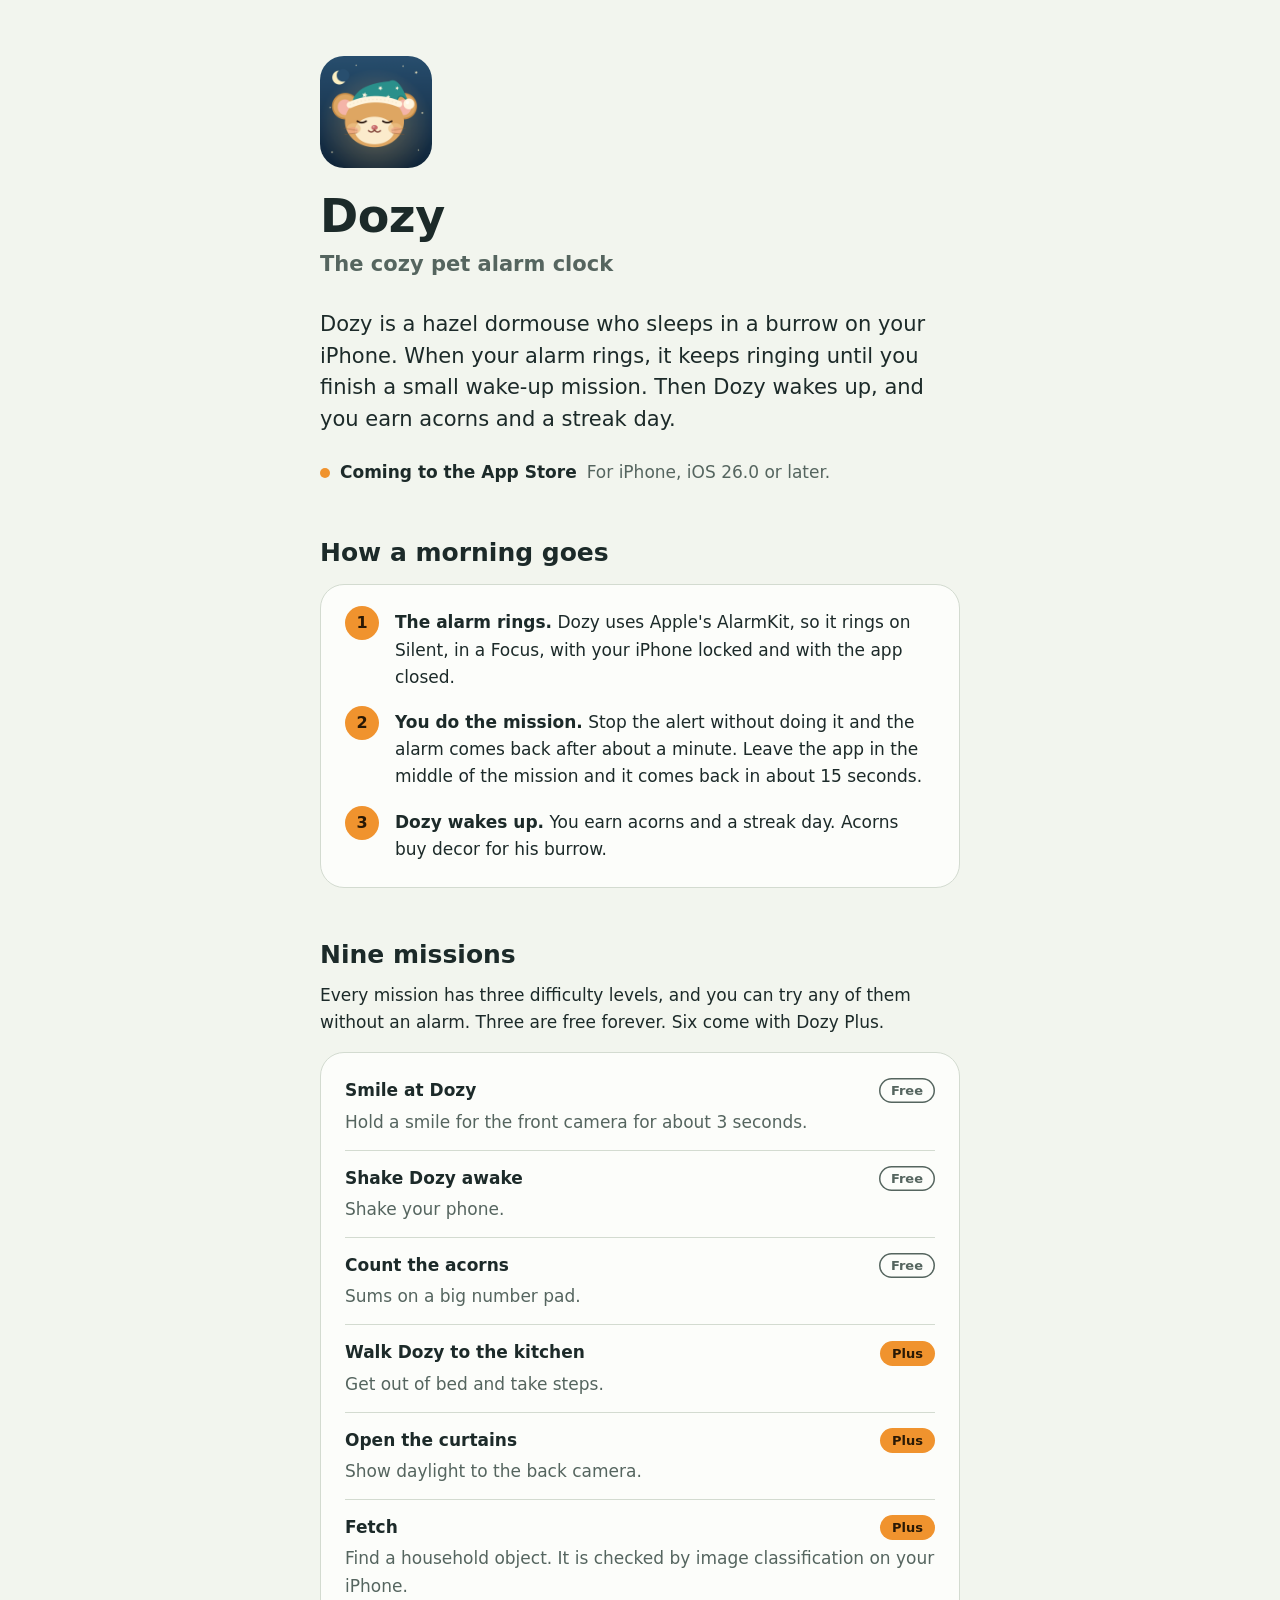
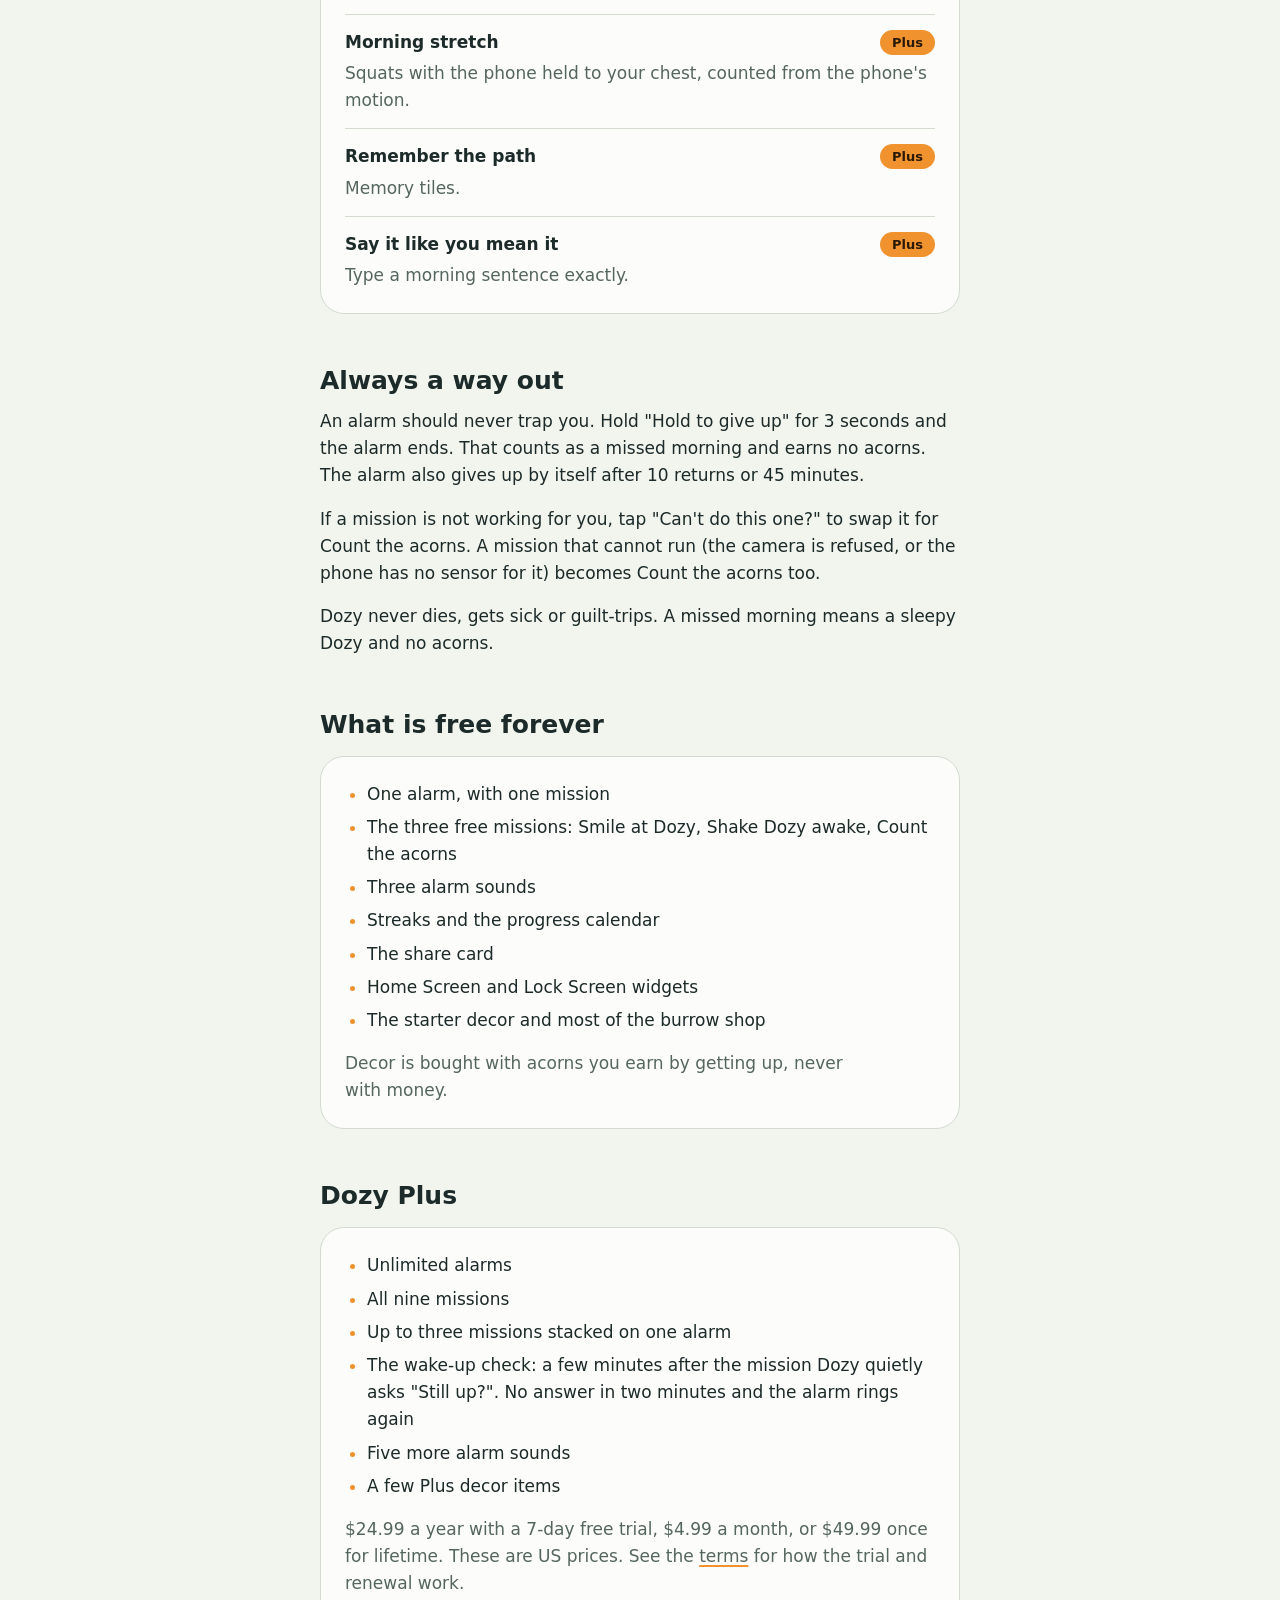
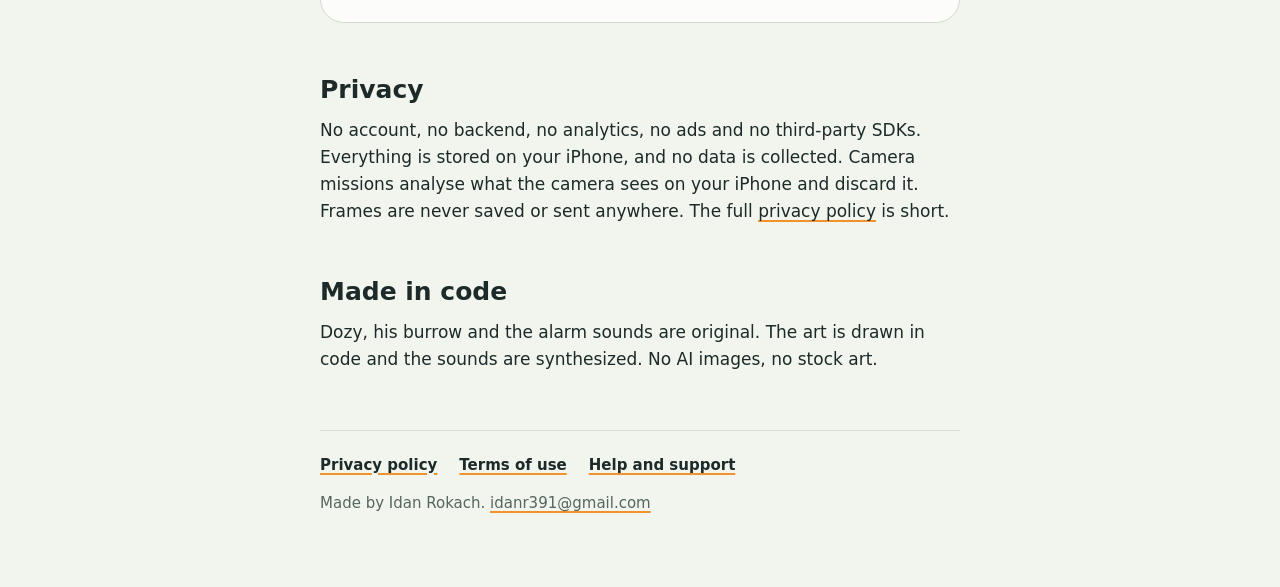
<file: index.html>
<!doctype html>
<html lang="en">
<head>
<meta charset="utf-8">
<meta name="viewport" content="width=device-width,initial-scale=1">
<title>Dozy: Cozy Pet Alarm Clock</title>
<meta name="description" content="Dozy is an alarm clock with a pet. Your alarm keeps ringing until you finish a small wake-up mission. One alarm and three missions are free forever.">
<meta name="color-scheme" content="light dark">
<meta name="theme-color" content="#F2F5EE" media="(prefers-color-scheme: light)">
<meta name="theme-color" content="#111D22" media="(prefers-color-scheme: dark)">
<link rel="icon" href="icon.png">
<link rel="apple-touch-icon" href="icon.png">
<link rel="stylesheet" href="style.css">
</head>
<body>
<main>

<header class="hero">
  <img class="icon" src="icon.png" width="112" height="112" alt="The Dozy app icon: Dozy the dormouse asleep in a nightcap, under a crescent moon">
  <h1>Dozy</h1>
  <p class="tagline">The cozy pet alarm clock</p>
</header>

<p class="lead">Dozy is a hazel dormouse who sleeps in a burrow on your iPhone. When your alarm rings, it keeps ringing until you finish a small wake-up mission. Then Dozy wakes up, and you earn acorns and a streak day.</p>

<p class="status">Coming to the App Store <span class="muted">For iPhone, iOS 26.0 or later.</span></p>

<h2>How a morning goes</h2>
<div class="card">
  <ol class="steps" role="list">
    <li><strong>The alarm rings.</strong> Dozy uses Apple's AlarmKit, so it rings on Silent, in a Focus, with your iPhone locked and with the app closed.</li>
    <li><strong>You do the mission.</strong> Stop the alert without doing it and the alarm comes back after about a minute. Leave the app in the middle of the mission and it comes back in about 15 seconds.</li>
    <li><strong>Dozy wakes up.</strong> You earn acorns and a streak day. Acorns buy decor for his burrow.</li>
  </ol>
</div>

<h2>Nine missions</h2>
<p>Every mission has three difficulty levels, and you can try any of them without an alarm. Three are free forever. Six come with Dozy Plus.</p>
<div class="card">
  <ul class="missions" role="list">
    <li><span class="name">Smile at Dozy</span> <span class="tag tag-free">Free</span> <span class="what">Hold a smile for the front camera for about 3 seconds.</span></li>
    <li><span class="name">Shake Dozy awake</span> <span class="tag tag-free">Free</span> <span class="what">Shake your phone.</span></li>
    <li><span class="name">Count the acorns</span> <span class="tag tag-free">Free</span> <span class="what">Sums on a big number pad.</span></li>
    <li><span class="name">Walk Dozy to the kitchen</span> <span class="tag tag-plus">Plus</span> <span class="what">Get out of bed and take steps.</span></li>
    <li><span class="name">Open the curtains</span> <span class="tag tag-plus">Plus</span> <span class="what">Show daylight to the back camera.</span></li>
    <li><span class="name">Fetch</span> <span class="tag tag-plus">Plus</span> <span class="what">Find a household object. It is checked by image classification on your iPhone.</span></li>
    <li><span class="name">Morning stretch</span> <span class="tag tag-plus">Plus</span> <span class="what">Squats with the phone held to your chest, counted from the phone's motion.</span></li>
    <li><span class="name">Remember the path</span> <span class="tag tag-plus">Plus</span> <span class="what">Memory tiles.</span></li>
    <li><span class="name">Say it like you mean it</span> <span class="tag tag-plus">Plus</span> <span class="what">Type a morning sentence exactly.</span></li>
  </ul>
</div>

<h2>Always a way out</h2>
<p>An alarm should never trap you. Hold "Hold to give up" for 3 seconds and the alarm ends. That counts as a missed morning and earns no acorns. The alarm also gives up by itself after 10 returns or 45 minutes.</p>
<p>If a mission is not working for you, tap "Can't do this one?" to swap it for Count the acorns. A mission that cannot run (the camera is refused, or the phone has no sensor for it) becomes Count the acorns too.</p>
<p>Dozy never dies, gets sick or guilt-trips. A missed morning means a sleepy Dozy and no acorns.</p>

<h2>What is free forever</h2>
<div class="card">
  <ul>
    <li>One alarm, with one mission</li>
    <li>The three free missions: Smile at Dozy, Shake Dozy awake, Count the acorns</li>
    <li>Three alarm sounds</li>
    <li>Streaks and the progress calendar</li>
    <li>The share card</li>
    <li>Home Screen and Lock Screen widgets</li>
    <li>The starter decor and most of the burrow shop</li>
  </ul>
  <p class="muted">Decor is bought with acorns you earn by getting up, never with money.</p>
</div>

<h2>Dozy Plus</h2>
<div class="card">
  <ul>
    <li>Unlimited alarms</li>
    <li>All nine missions</li>
    <li>Up to three missions stacked on one alarm</li>
    <li>The wake-up check: a few minutes after the mission Dozy quietly asks "Still up?". No answer in two minutes and the alarm rings again</li>
    <li>Five more alarm sounds</li>
    <li>A few Plus decor items</li>
  </ul>
  <p class="muted">$24.99 a year with a 7-day free trial, $4.99 a month, or $49.99 once for lifetime. These are US prices. See the <a href="terms.html">terms</a> for how the trial and renewal work.</p>
</div>

<h2>Privacy</h2>
<p>No account, no backend, no analytics, no ads and no third-party SDKs. Everything is stored on your iPhone, and no data is collected. Camera missions analyse what the camera sees on your iPhone and discard it. Frames are never saved or sent anywhere. The full <a href="privacy.html">privacy policy</a> is short.</p>

<h2>Made in code</h2>
<p>Dozy, his burrow and the alarm sounds are original. The art is drawn in code and the sounds are synthesized. No AI images, no stock art.</p>

<nav aria-label="Pages">
  <a href="privacy.html">Privacy policy</a>
  <a href="terms.html">Terms of use</a>
  <a href="support.html">Help and support</a>
</nav>
<p class="made">Made by Idan Rokach. <a href="mailto:idanr391@gmail.com">idanr391@gmail.com</a></p>

</main>
</body>
</html>
</file>
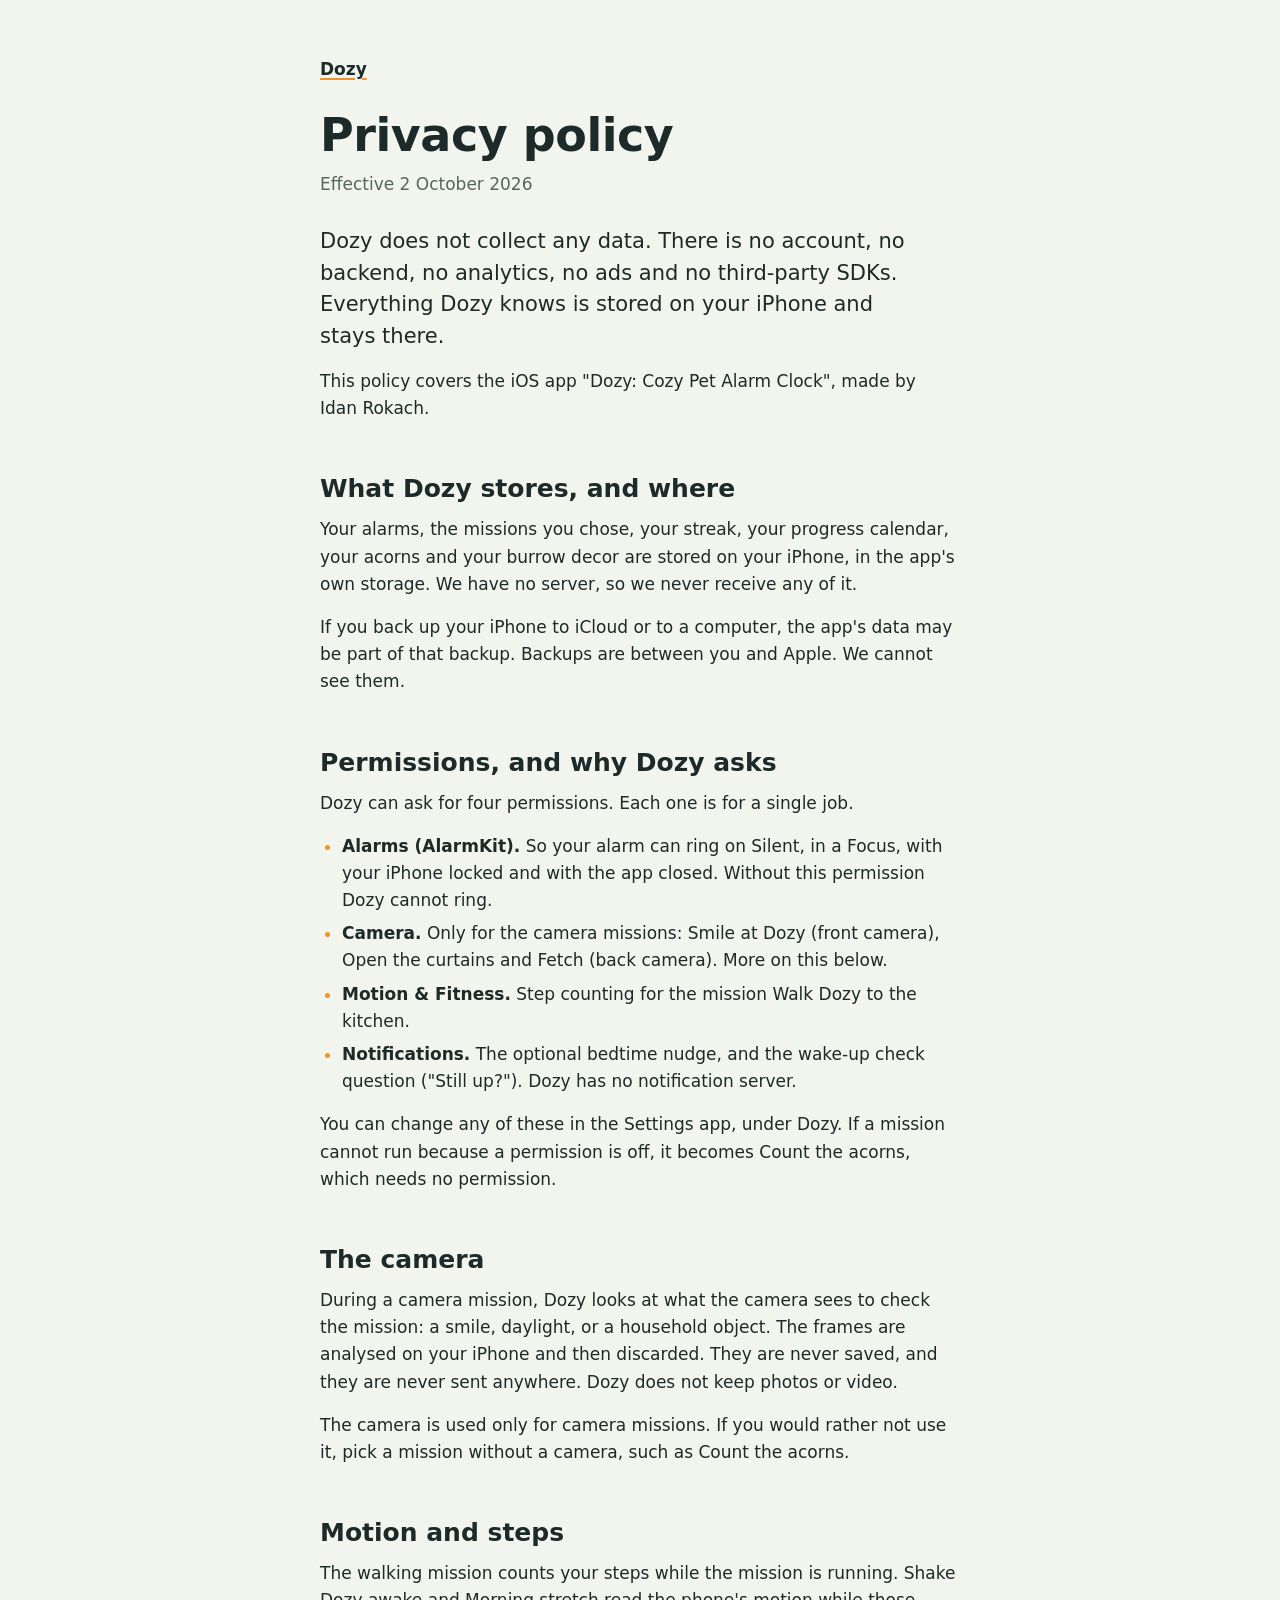
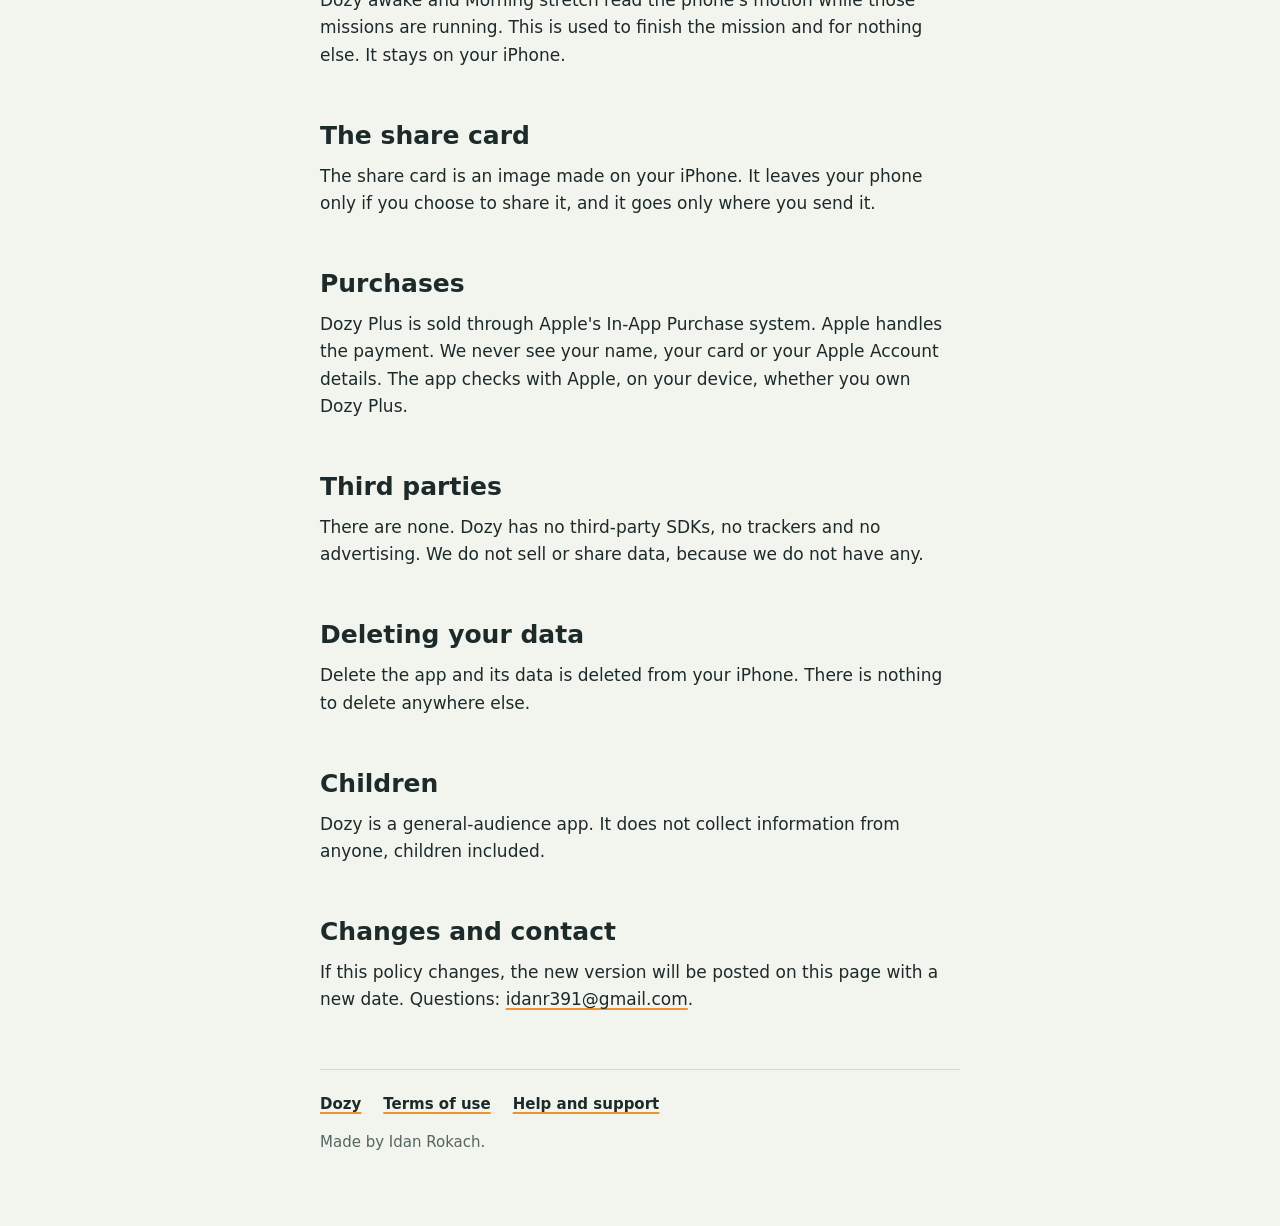
<file: privacy.html>
<!doctype html>
<html lang="en">
<head>
<meta charset="utf-8">
<meta name="viewport" content="width=device-width,initial-scale=1">
<title>Dozy: Privacy policy</title>
<meta name="description" content="Dozy does not collect any data. There is no account, no backend, no analytics and no ads. Everything stays on your iPhone.">
<meta name="color-scheme" content="light dark">
<meta name="theme-color" content="#F2F5EE" media="(prefers-color-scheme: light)">
<meta name="theme-color" content="#111D22" media="(prefers-color-scheme: dark)">
<link rel="icon" href="icon.png">
<link rel="apple-touch-icon" href="icon.png">
<link rel="stylesheet" href="style.css">
</head>
<body>
<main>

<p class="home"><a href="index.html">Dozy</a></p>
<h1>Privacy policy</h1>
<p class="muted effective">Effective 2 October 2026</p>

<p class="lead">Dozy does not collect any data. There is no account, no backend, no analytics, no ads and no third-party SDKs. Everything Dozy knows is stored on your iPhone and stays there.</p>

<p>This policy covers the iOS app "Dozy: Cozy Pet Alarm Clock", made by Idan Rokach.</p>

<h2>What Dozy stores, and where</h2>
<p>Your alarms, the missions you chose, your streak, your progress calendar, your acorns and your burrow decor are stored on your iPhone, in the app's own storage. We have no server, so we never receive any of it.</p>
<p>If you back up your iPhone to iCloud or to a computer, the app's data may be part of that backup. Backups are between you and Apple. We cannot see them.</p>

<h2>Permissions, and why Dozy asks</h2>
<p>Dozy can ask for four permissions. Each one is for a single job.</p>
<ul>
  <li><strong>Alarms (AlarmKit).</strong> So your alarm can ring on Silent, in a Focus, with your iPhone locked and with the app closed. Without this permission Dozy cannot ring.</li>
  <li><strong>Camera.</strong> Only for the camera missions: Smile at Dozy (front camera), Open the curtains and Fetch (back camera). More on this below.</li>
  <li><strong>Motion &amp; Fitness.</strong> Step counting for the mission Walk Dozy to the kitchen.</li>
  <li><strong>Notifications.</strong> The optional bedtime nudge, and the wake-up check question ("Still up?"). Dozy has no notification server.</li>
</ul>
<p>You can change any of these in the Settings app, under Dozy. If a mission cannot run because a permission is off, it becomes Count the acorns, which needs no permission.</p>

<h2>The camera</h2>
<p>During a camera mission, Dozy looks at what the camera sees to check the mission: a smile, daylight, or a household object. The frames are analysed on your iPhone and then discarded. They are never saved, and they are never sent anywhere. Dozy does not keep photos or video.</p>
<p>The camera is used only for camera missions. If you would rather not use it, pick a mission without a camera, such as Count the acorns.</p>

<h2>Motion and steps</h2>
<p>The walking mission counts your steps while the mission is running. Shake Dozy awake and Morning stretch read the phone's motion while those missions are running. This is used to finish the mission and for nothing else. It stays on your iPhone.</p>

<h2>The share card</h2>
<p>The share card is an image made on your iPhone. It leaves your phone only if you choose to share it, and it goes only where you send it.</p>

<h2>Purchases</h2>
<p>Dozy Plus is sold through Apple's In-App Purchase system. Apple handles the payment. We never see your name, your card or your Apple Account details. The app checks with Apple, on your device, whether you own Dozy Plus.</p>

<h2>Third parties</h2>
<p>There are none. Dozy has no third-party SDKs, no trackers and no advertising. We do not sell or share data, because we do not have any.</p>

<h2>Deleting your data</h2>
<p>Delete the app and its data is deleted from your iPhone. There is nothing to delete anywhere else.</p>

<h2>Children</h2>
<p>Dozy is a general-audience app. It does not collect information from anyone, children included.</p>

<h2>Changes and contact</h2>
<p>If this policy changes, the new version will be posted on this page with a new date. Questions: <a href="mailto:idanr391@gmail.com">idanr391@gmail.com</a>.</p>

<nav aria-label="Pages">
  <a href="index.html">Dozy</a>
  <a href="terms.html">Terms of use</a>
  <a href="support.html">Help and support</a>
</nav>
<p class="made">Made by Idan Rokach.</p>

</main>
</body>
</html>
</file>
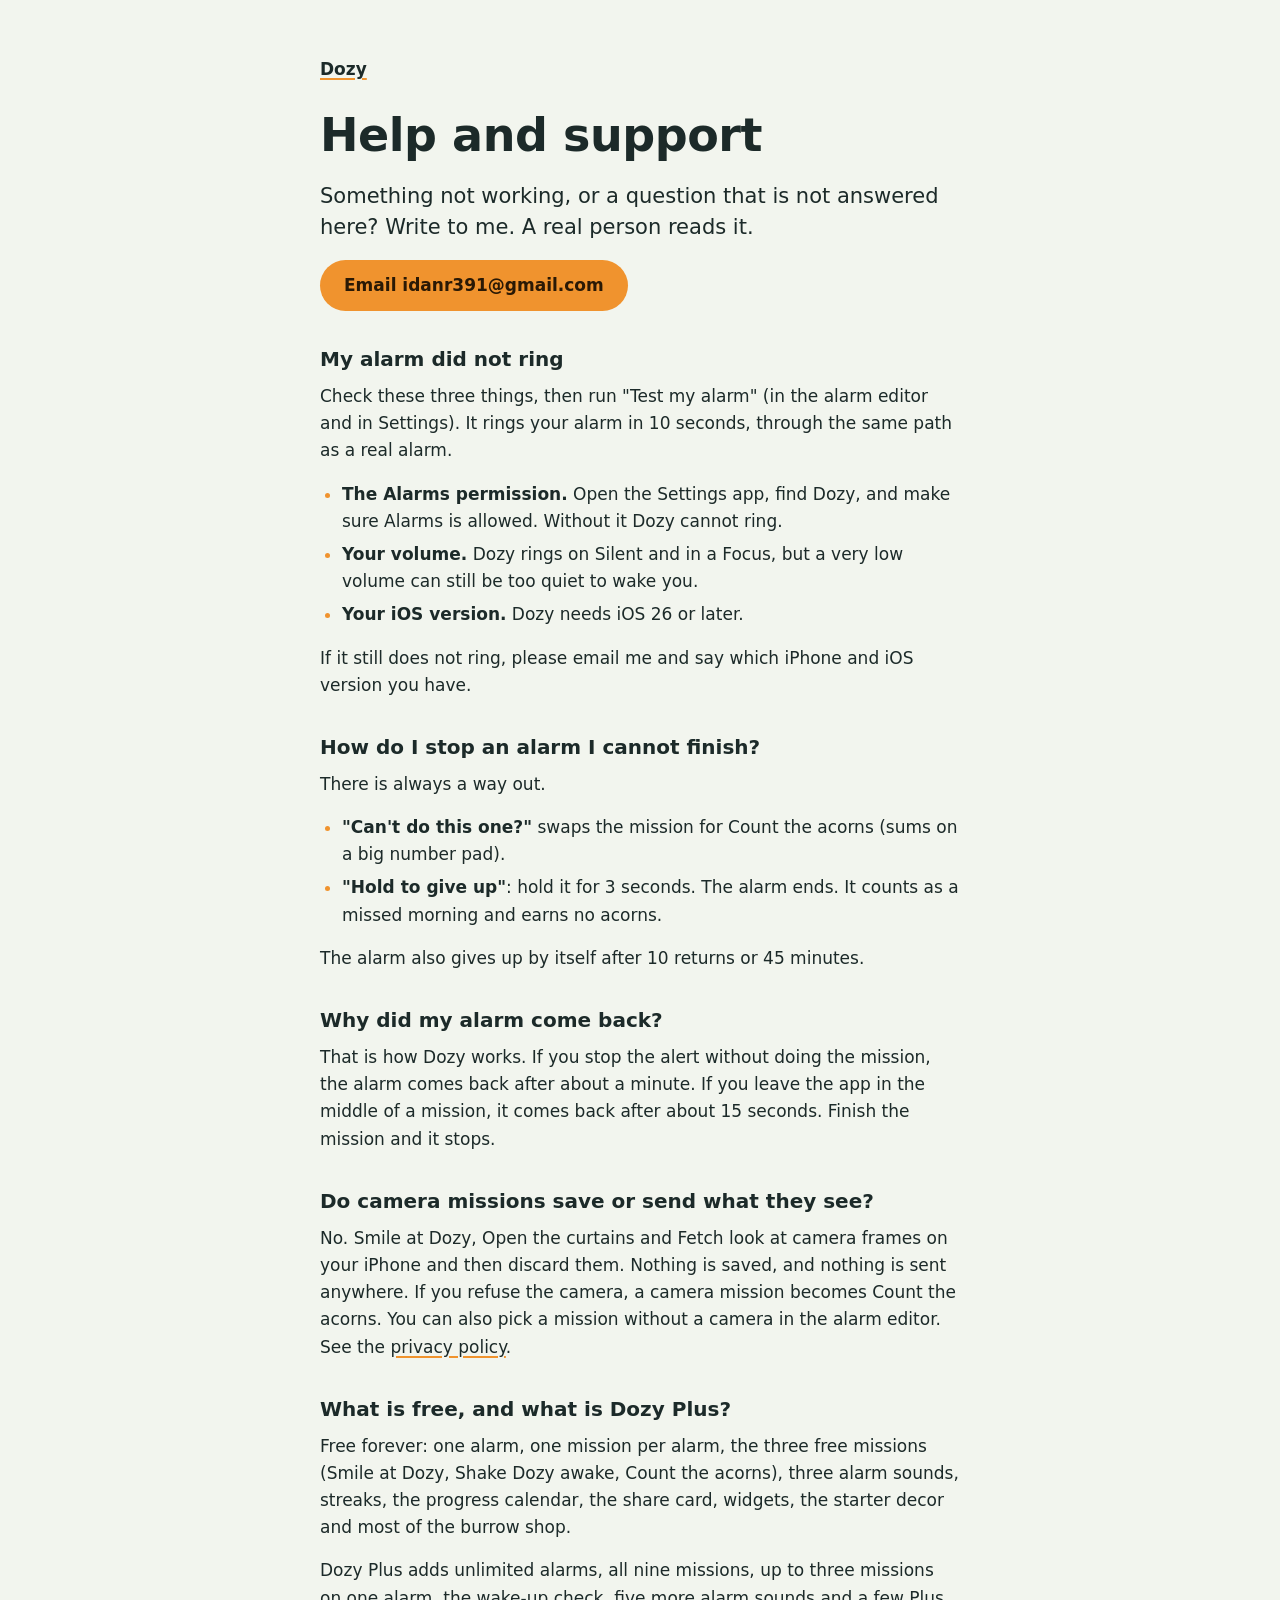
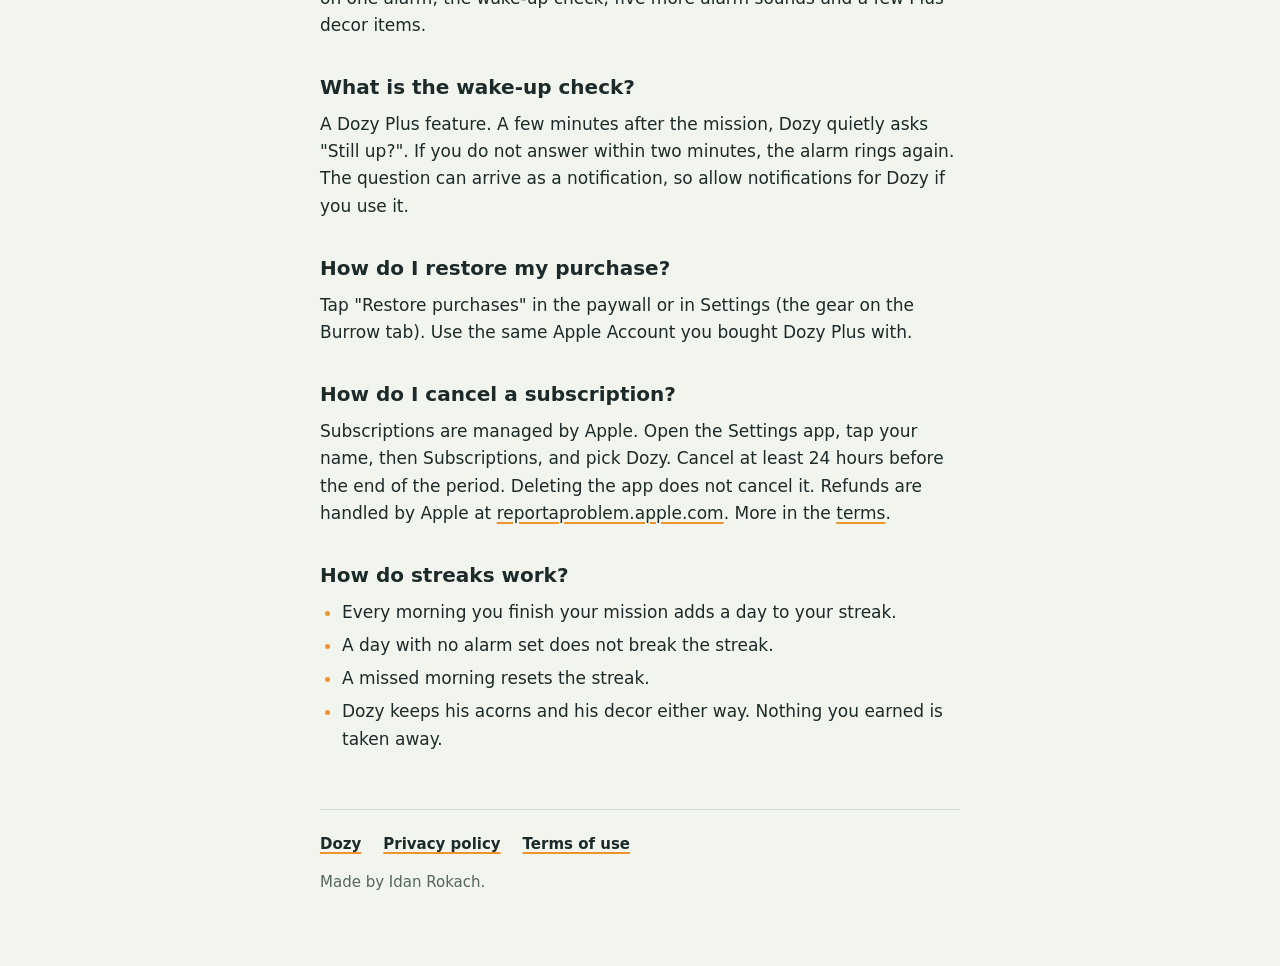
<file: support.html>
<!doctype html>
<html lang="en">
<head>
<meta charset="utf-8">
<meta name="viewport" content="width=device-width,initial-scale=1">
<title>Dozy: Help and support</title>
<meta name="description" content="Help for Dozy: what to check if an alarm did not ring, how to stop an alarm, camera missions, purchases and streaks.">
<meta name="color-scheme" content="light dark">
<meta name="theme-color" content="#F2F5EE" media="(prefers-color-scheme: light)">
<meta name="theme-color" content="#111D22" media="(prefers-color-scheme: dark)">
<link rel="icon" href="icon.png">
<link rel="apple-touch-icon" href="icon.png">
<link rel="stylesheet" href="style.css">
</head>
<body>
<main>

<p class="home"><a href="index.html">Dozy</a></p>
<h1>Help and support</h1>

<p class="lead">Something not working, or a question that is not answered here? Write to me. A real person reads it.</p>
<p><a class="button" href="mailto:idanr391@gmail.com?subject=Dozy">Email idanr391@gmail.com</a></p>

<section class="faq">

<h2>My alarm did not ring</h2>
<p>Check these three things, then run "Test my alarm" (in the alarm editor and in Settings). It rings your alarm in 10 seconds, through the same path as a real alarm.</p>
<ul>
  <li><strong>The Alarms permission.</strong> Open the Settings app, find Dozy, and make sure Alarms is allowed. Without it Dozy cannot ring.</li>
  <li><strong>Your volume.</strong> Dozy rings on Silent and in a Focus, but a very low volume can still be too quiet to wake you.</li>
  <li><strong>Your iOS version.</strong> Dozy needs iOS 26 or later.</li>
</ul>
<p>If it still does not ring, please email me and say which iPhone and iOS version you have.</p>

<h2>How do I stop an alarm I cannot finish?</h2>
<p>There is always a way out.</p>
<ul>
  <li><strong>"Can't do this one?"</strong> swaps the mission for Count the acorns (sums on a big number pad).</li>
  <li><strong>"Hold to give up"</strong>: hold it for 3 seconds. The alarm ends. It counts as a missed morning and earns no acorns.</li>
</ul>
<p>The alarm also gives up by itself after 10 returns or 45 minutes.</p>

<h2>Why did my alarm come back?</h2>
<p>That is how Dozy works. If you stop the alert without doing the mission, the alarm comes back after about a minute. If you leave the app in the middle of a mission, it comes back after about 15 seconds. Finish the mission and it stops.</p>

<h2>Do camera missions save or send what they see?</h2>
<p>No. Smile at Dozy, Open the curtains and Fetch look at camera frames on your iPhone and then discard them. Nothing is saved, and nothing is sent anywhere. If you refuse the camera, a camera mission becomes Count the acorns. You can also pick a mission without a camera in the alarm editor. See the <a href="privacy.html">privacy policy</a>.</p>

<h2>What is free, and what is Dozy Plus?</h2>
<p>Free forever: one alarm, one mission per alarm, the three free missions (Smile at Dozy, Shake Dozy awake, Count the acorns), three alarm sounds, streaks, the progress calendar, the share card, widgets, the starter decor and most of the burrow shop.</p>
<p>Dozy Plus adds unlimited alarms, all nine missions, up to three missions on one alarm, the wake-up check, five more alarm sounds and a few Plus decor items.</p>

<h2>What is the wake-up check?</h2>
<p>A Dozy Plus feature. A few minutes after the mission, Dozy quietly asks "Still up?". If you do not answer within two minutes, the alarm rings again. The question can arrive as a notification, so allow notifications for Dozy if you use it.</p>

<h2>How do I restore my purchase?</h2>
<p>Tap "Restore purchases" in the paywall or in Settings (the gear on the Burrow tab). Use the same Apple Account you bought Dozy Plus with.</p>

<h2>How do I cancel a subscription?</h2>
<p>Subscriptions are managed by Apple. Open the Settings app, tap your name, then Subscriptions, and pick Dozy. Cancel at least 24 hours before the end of the period. Deleting the app does not cancel it. Refunds are handled by Apple at <a href="https://reportaproblem.apple.com">reportaproblem.apple.com</a>. More in the <a href="terms.html">terms</a>.</p>

<h2>How do streaks work?</h2>
<ul>
  <li>Every morning you finish your mission adds a day to your streak.</li>
  <li>A day with no alarm set does not break the streak.</li>
  <li>A missed morning resets the streak.</li>
  <li>Dozy keeps his acorns and his decor either way. Nothing you earned is taken away.</li>
</ul>

</section>

<nav aria-label="Pages">
  <a href="index.html">Dozy</a>
  <a href="privacy.html">Privacy policy</a>
  <a href="terms.html">Terms of use</a>
</nav>
<p class="made">Made by Idan Rokach.</p>

</main>
</body>
</html>
</file>
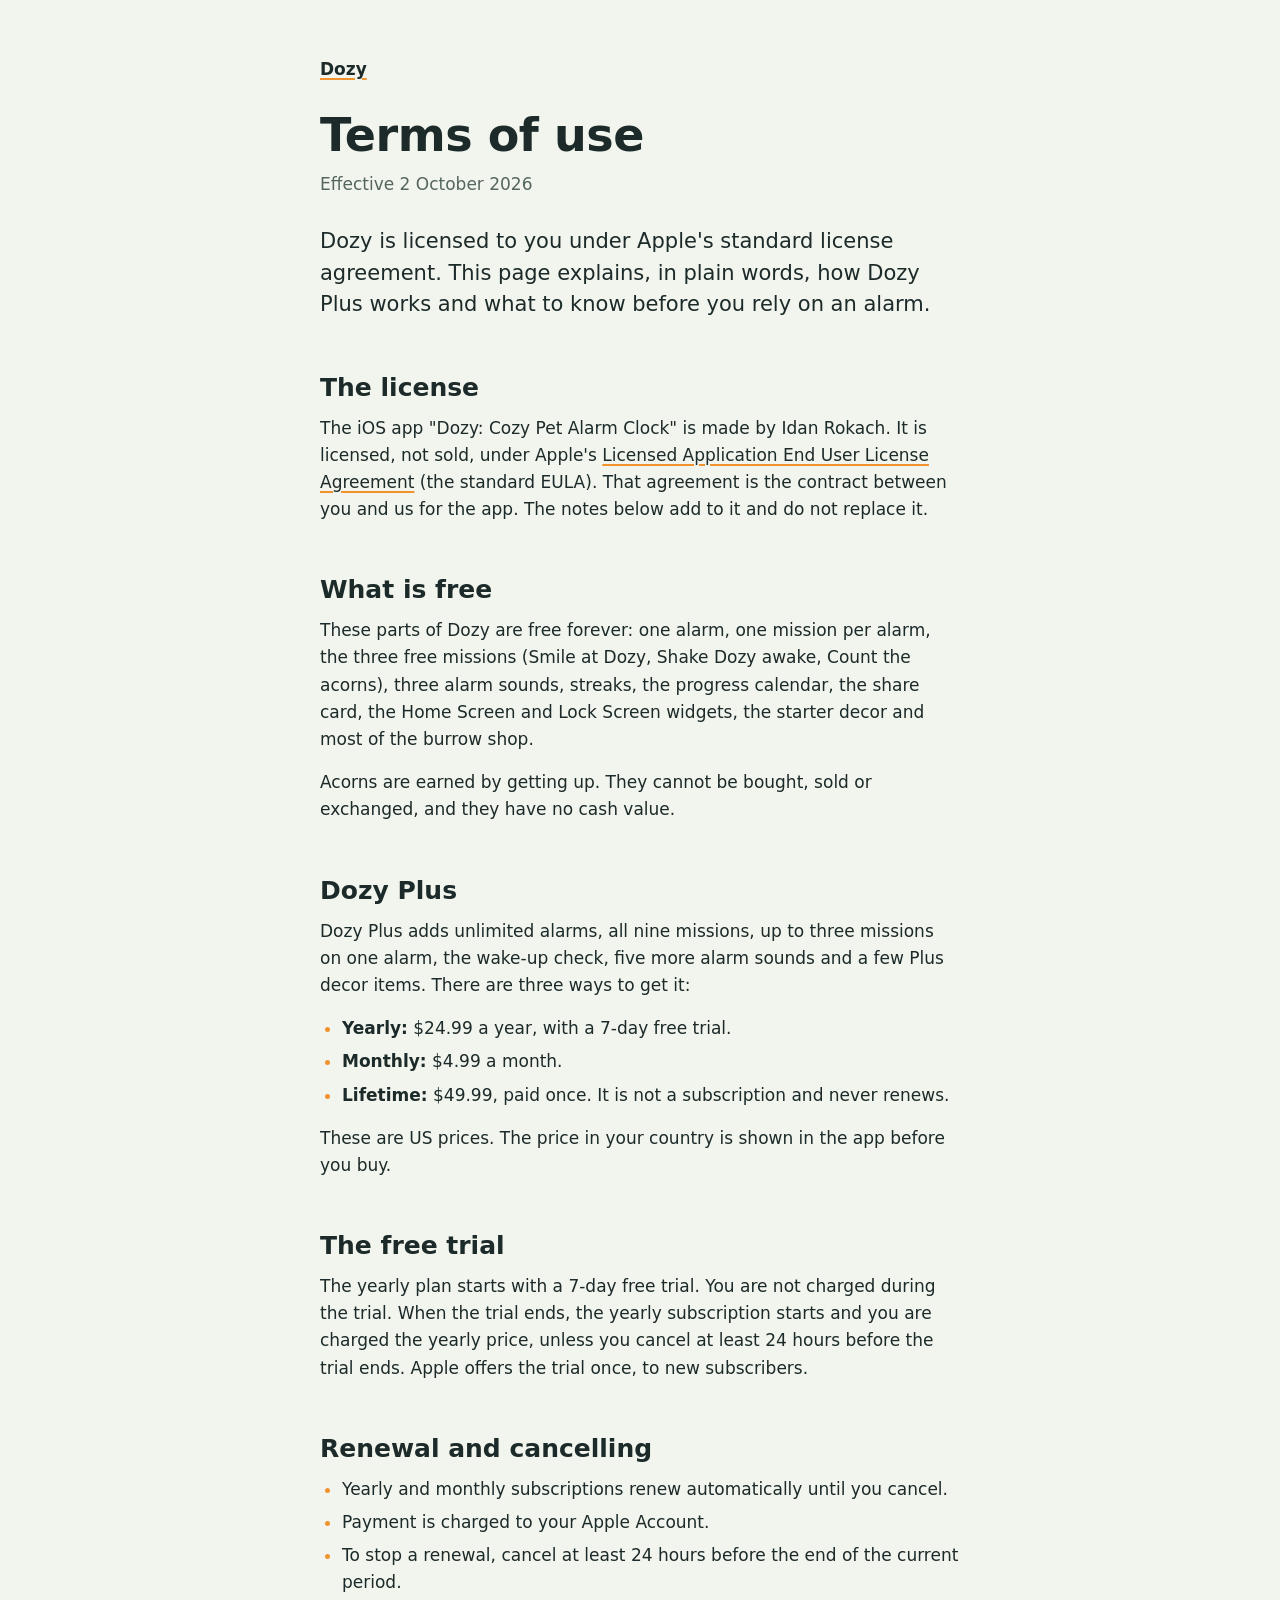
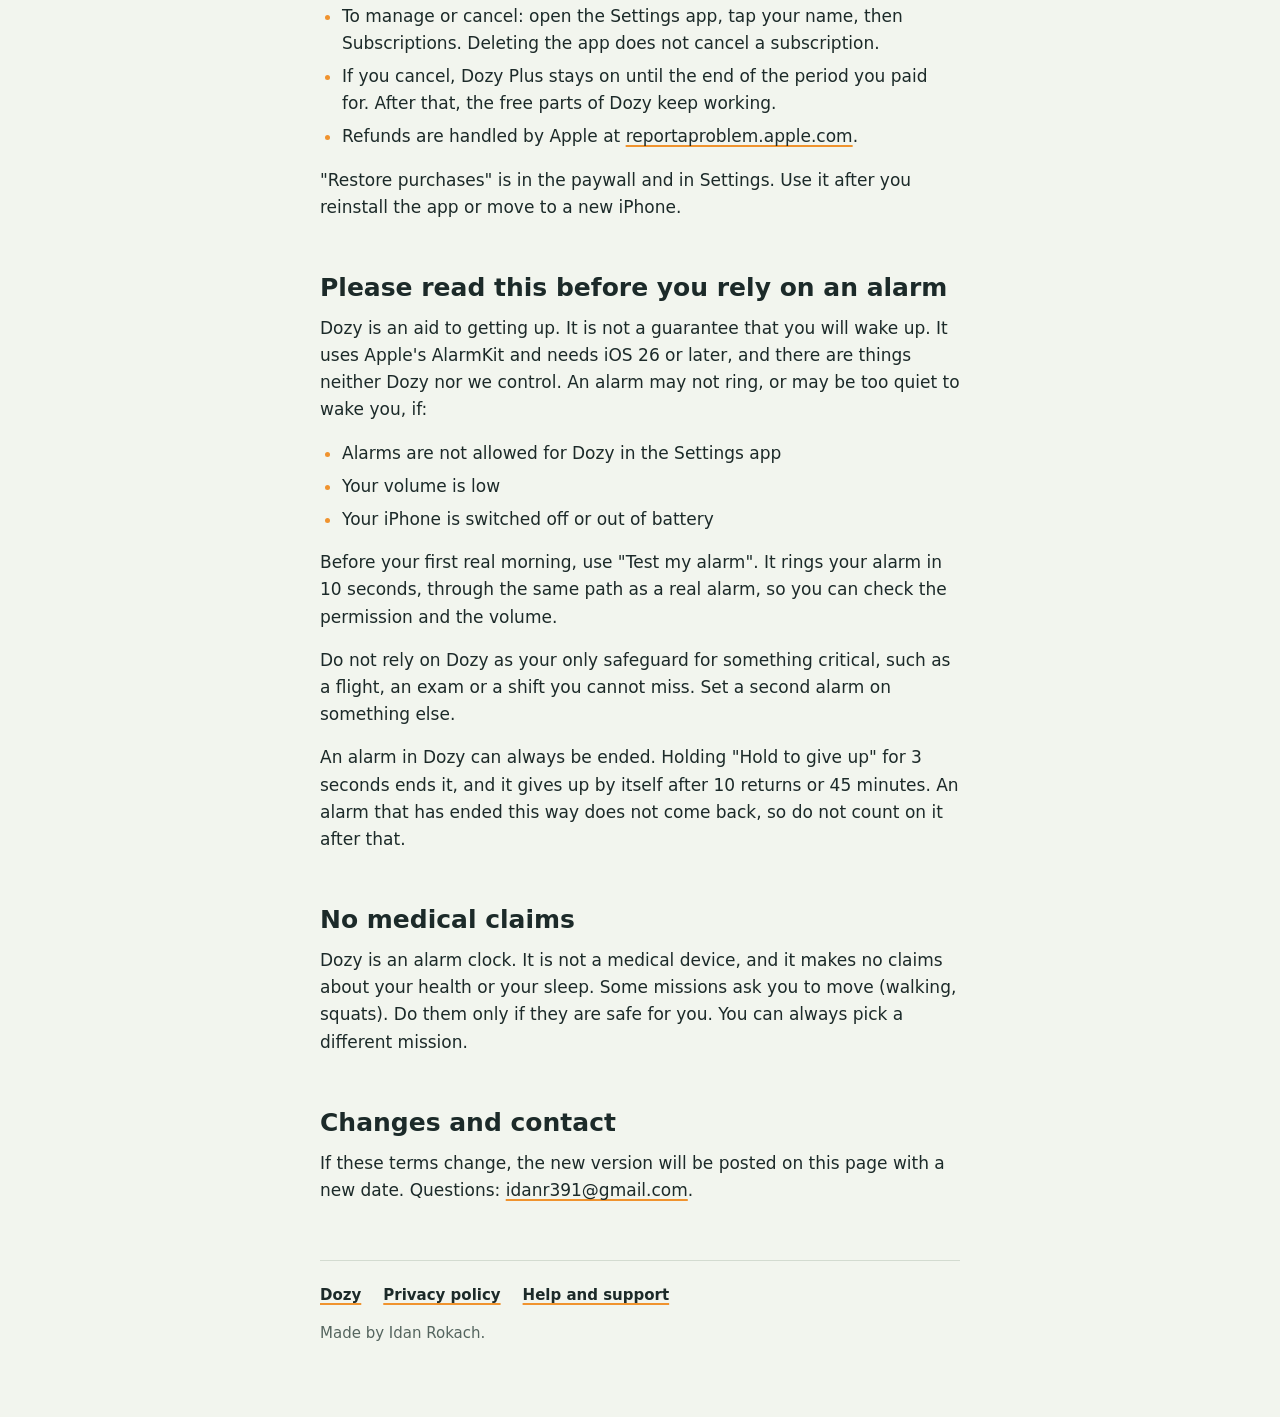
<file: terms.html>
<!doctype html>
<html lang="en">
<head>
<meta charset="utf-8">
<meta name="viewport" content="width=device-width,initial-scale=1">
<title>Dozy: Terms of use</title>
<meta name="description" content="The terms for Dozy: Apple's standard license, how Dozy Plus and the free trial work, and what to know before you rely on an alarm.">
<meta name="color-scheme" content="light dark">
<meta name="theme-color" content="#F2F5EE" media="(prefers-color-scheme: light)">
<meta name="theme-color" content="#111D22" media="(prefers-color-scheme: dark)">
<link rel="icon" href="icon.png">
<link rel="apple-touch-icon" href="icon.png">
<link rel="stylesheet" href="style.css">
</head>
<body>
<main>

<p class="home"><a href="index.html">Dozy</a></p>
<h1>Terms of use</h1>
<p class="muted effective">Effective 2 October 2026</p>

<p class="lead">Dozy is licensed to you under Apple's standard license agreement. This page explains, in plain words, how Dozy Plus works and what to know before you rely on an alarm.</p>

<h2>The license</h2>
<p>The iOS app "Dozy: Cozy Pet Alarm Clock" is made by Idan Rokach. It is licensed, not sold, under Apple's <a href="https://www.apple.com/legal/internet-services/itunes/dev/stdeula/">Licensed Application End User License Agreement</a> (the standard EULA). That agreement is the contract between you and us for the app. The notes below add to it and do not replace it.</p>

<h2>What is free</h2>
<p>These parts of Dozy are free forever: one alarm, one mission per alarm, the three free missions (Smile at Dozy, Shake Dozy awake, Count the acorns), three alarm sounds, streaks, the progress calendar, the share card, the Home Screen and Lock Screen widgets, the starter decor and most of the burrow shop.</p>
<p>Acorns are earned by getting up. They cannot be bought, sold or exchanged, and they have no cash value.</p>

<h2>Dozy Plus</h2>
<p>Dozy Plus adds unlimited alarms, all nine missions, up to three missions on one alarm, the wake-up check, five more alarm sounds and a few Plus decor items. There are three ways to get it:</p>
<ul>
  <li><strong>Yearly:</strong> $24.99 a year, with a 7-day free trial.</li>
  <li><strong>Monthly:</strong> $4.99 a month.</li>
  <li><strong>Lifetime:</strong> $49.99, paid once. It is not a subscription and never renews.</li>
</ul>
<p>These are US prices. The price in your country is shown in the app before you buy.</p>

<h2>The free trial</h2>
<p>The yearly plan starts with a 7-day free trial. You are not charged during the trial. When the trial ends, the yearly subscription starts and you are charged the yearly price, unless you cancel at least 24 hours before the trial ends. Apple offers the trial once, to new subscribers.</p>

<h2>Renewal and cancelling</h2>
<ul>
  <li>Yearly and monthly subscriptions renew automatically until you cancel.</li>
  <li>Payment is charged to your Apple Account.</li>
  <li>To stop a renewal, cancel at least 24 hours before the end of the current period.</li>
  <li>To manage or cancel: open the Settings app, tap your name, then Subscriptions. Deleting the app does not cancel a subscription.</li>
  <li>If you cancel, Dozy Plus stays on until the end of the period you paid for. After that, the free parts of Dozy keep working.</li>
  <li>Refunds are handled by Apple at <a href="https://reportaproblem.apple.com">reportaproblem.apple.com</a>.</li>
</ul>
<p>"Restore purchases" is in the paywall and in Settings. Use it after you reinstall the app or move to a new iPhone.</p>

<h2>Please read this before you rely on an alarm</h2>
<p>Dozy is an aid to getting up. It is not a guarantee that you will wake up. It uses Apple's AlarmKit and needs iOS 26 or later, and there are things neither Dozy nor we control. An alarm may not ring, or may be too quiet to wake you, if:</p>
<ul>
  <li>Alarms are not allowed for Dozy in the Settings app</li>
  <li>Your volume is low</li>
  <li>Your iPhone is switched off or out of battery</li>
</ul>
<p>Before your first real morning, use "Test my alarm". It rings your alarm in 10 seconds, through the same path as a real alarm, so you can check the permission and the volume.</p>
<p>Do not rely on Dozy as your only safeguard for something critical, such as a flight, an exam or a shift you cannot miss. Set a second alarm on something else.</p>
<p>An alarm in Dozy can always be ended. Holding "Hold to give up" for 3 seconds ends it, and it gives up by itself after 10 returns or 45 minutes. An alarm that has ended this way does not come back, so do not count on it after that.</p>

<h2>No medical claims</h2>
<p>Dozy is an alarm clock. It is not a medical device, and it makes no claims about your health or your sleep. Some missions ask you to move (walking, squats). Do them only if they are safe for you. You can always pick a different mission.</p>

<h2>Changes and contact</h2>
<p>If these terms change, the new version will be posted on this page with a new date. Questions: <a href="mailto:idanr391@gmail.com">idanr391@gmail.com</a>.</p>

<nav aria-label="Pages">
  <a href="index.html">Dozy</a>
  <a href="privacy.html">Privacy policy</a>
  <a href="support.html">Help and support</a>
</nav>
<p class="made">Made by Idan Rokach.</p>

</main>
</body>
</html>
</file>
<file: style.css>
/* Dozy site: landing, privacy, terms, support.
   Colors mirror the app (Shared/Palette.swift). One accent: acorn amber.
   Shape rule: cards 24px, buttons and tags are full pills.
   No JavaScript, no web fonts, no external files. Light and dark follow the system. */

:root {
  color-scheme: light dark;

  --paper: #F2F5EE;
  --card: #FCFDFA;
  --ink: #1C2A29;
  --ink-soft: #55655F;
  --line: #D3DBD0;
  --acorn: #F0932E;
  --on-acorn: #2A1905;

  --radius-card: 24px;
  --radius-pill: 999px;
  --gutter: 20px;
  --font: ui-rounded, "SF Pro Rounded", system-ui, sans-serif;
}

@media (prefers-color-scheme: dark) {
  :root {
    --paper: #111D22;
    --card: #1A2A31;
    --ink: #EEF3EC;
    --ink-soft: #A8B8B3;
    --line: #2D4048;
  }
}

*,
*::before,
*::after { box-sizing: border-box; }

html {
  -webkit-text-size-adjust: 100%;
  text-size-adjust: 100%;
}

body {
  margin: 0;
  background: var(--paper);
  color: var(--ink);
  font: 17px/1.6 var(--font);
  -webkit-font-smoothing: antialiased;
}

main {
  max-width: 680px;
  margin: 0 auto;
  padding: 56px var(--gutter) 72px;
}

/* Type */

h1 {
  margin: 0;
  font-size: clamp(36px, 9vw, 46px);
  line-height: 1.08;
  font-weight: 800;
  letter-spacing: -0.01em;
  text-wrap: balance;
}

h2 {
  margin: 52px 0 12px;
  font-size: 25px;
  line-height: 1.2;
  font-weight: 800;
  text-wrap: balance;
}

h3 {
  margin: 0 0 10px;
  font-size: 19px;
  line-height: 1.25;
  font-weight: 800;
}

p { margin: 0 0 16px; text-wrap: pretty; }

.muted { color: var(--ink-soft); }
.small { font-size: 15px; }

a {
  color: inherit;
  text-decoration: underline;
  text-decoration-color: var(--acorn);
  text-decoration-thickness: 2px;
  text-underline-offset: 3px;
}

@media (hover: hover) {
  a:hover { text-decoration-thickness: 3px; }
}

a:focus-visible {
  outline: 2px solid var(--ink);
  outline-offset: 3px;
}

/* Landing hero */

.hero { margin-bottom: 28px; }

.icon {
  display: block;
  width: 112px;
  height: 112px;
  margin-bottom: 24px;
  border-radius: var(--radius-card);
}

.tagline {
  margin: 6px 0 0;
  font-size: 21px;
  font-weight: 700;
  color: var(--ink-soft);
}

.lead {
  font-size: 21px;
  line-height: 1.5;
}

.status {
  display: flex;
  align-items: baseline;
  flex-wrap: wrap;
  gap: 4px 10px;
  margin: 24px 0 0;
  font-weight: 700;
}

.status::before {
  content: "";
  flex: none;
  align-self: center;
  width: 10px;
  height: 10px;
  border-radius: var(--radius-pill);
  background: var(--acorn);
}

.status .muted { font-weight: 500; }

/* Sub-page top */

.home {
  margin: 0 0 28px;
  font-weight: 800;
}

.effective { margin: 10px 0 28px; }

h1 + .lead { margin-top: 20px; }

/* Cards */

.card {
  margin: 16px 0;
  padding: 24px;
  background: var(--card);
  border: 1px solid var(--line);
  border-radius: var(--radius-card);
}

.card > :first-child { margin-top: 0; }
.card > :last-child { margin-bottom: 0; }

/* Lists */

ul { margin: 0 0 16px; padding-left: 22px; }
li { margin: 0 0 6px; }
li::marker { color: var(--acorn); }

.steps {
  list-style: none;
  counter-reset: step;
  margin: 0;
  padding: 0;
}

.steps li {
  counter-increment: step;
  position: relative;
  min-height: 34px;
  margin: 0 0 18px;
  padding-left: 50px;
}

.steps li:last-child { margin-bottom: 0; }

.steps li::before {
  content: counter(step);
  position: absolute;
  left: 0;
  top: -3px;
  display: grid;
  place-items: center;
  width: 34px;
  height: 34px;
  border-radius: var(--radius-pill);
  background: var(--acorn);
  color: var(--on-acorn);
  font-size: 16px;
  font-weight: 800;
  line-height: 1;
}

.missions {
  list-style: none;
  margin: 0;
  padding: 0;
}

.missions li {
  display: grid;
  grid-template-columns: 1fr auto;
  align-items: center;
  gap: 4px 12px;
  margin: 0;
  padding: 14px 0;
  border-top: 1px solid var(--line);
}

.missions li:first-child { padding-top: 0; border-top: 0; }
.missions li:last-child { padding-bottom: 0; }

.missions .name { font-weight: 700; }

.missions .what {
  grid-column: 1 / -1;
  color: var(--ink-soft);
}

/* Pills: tags and the one button */

.tag {
  padding: 6px 12px;
  border-radius: var(--radius-pill);
  font-size: 13px;
  font-weight: 800;
  line-height: 1;
  white-space: nowrap;
}

.tag-free {
  color: var(--ink-soft);
  box-shadow: inset 0 0 0 1.5px var(--ink-soft);
}

.tag-plus {
  background: var(--acorn);
  color: var(--on-acorn);
}

.button {
  display: inline-block;
  padding: 12px 24px;
  border-radius: var(--radius-pill);
  background: var(--acorn);
  color: var(--on-acorn);
  font-weight: 800;
  text-decoration: none;
  overflow-wrap: anywhere;
}

@media (hover: hover) {
  .button:hover { filter: brightness(1.06); }
}

/* Support questions */

.faq h2 {
  margin-top: 36px;
  font-size: 20px;
}

/* Footer */

nav {
  display: flex;
  flex-wrap: wrap;
  gap: 8px 22px;
  margin-top: 56px;
  padding-top: 22px;
  border-top: 1px solid var(--line);
  font-size: 15px;
  font-weight: 700;
}

.made {
  margin: 14px 0 0;
  font-size: 15px;
  color: var(--ink-soft);
}

@media (max-width: 420px) {
  main { padding-top: 40px; }
  .card { padding: 20px; }
  .lead, .tagline { font-size: 19px; }
}
</file>
